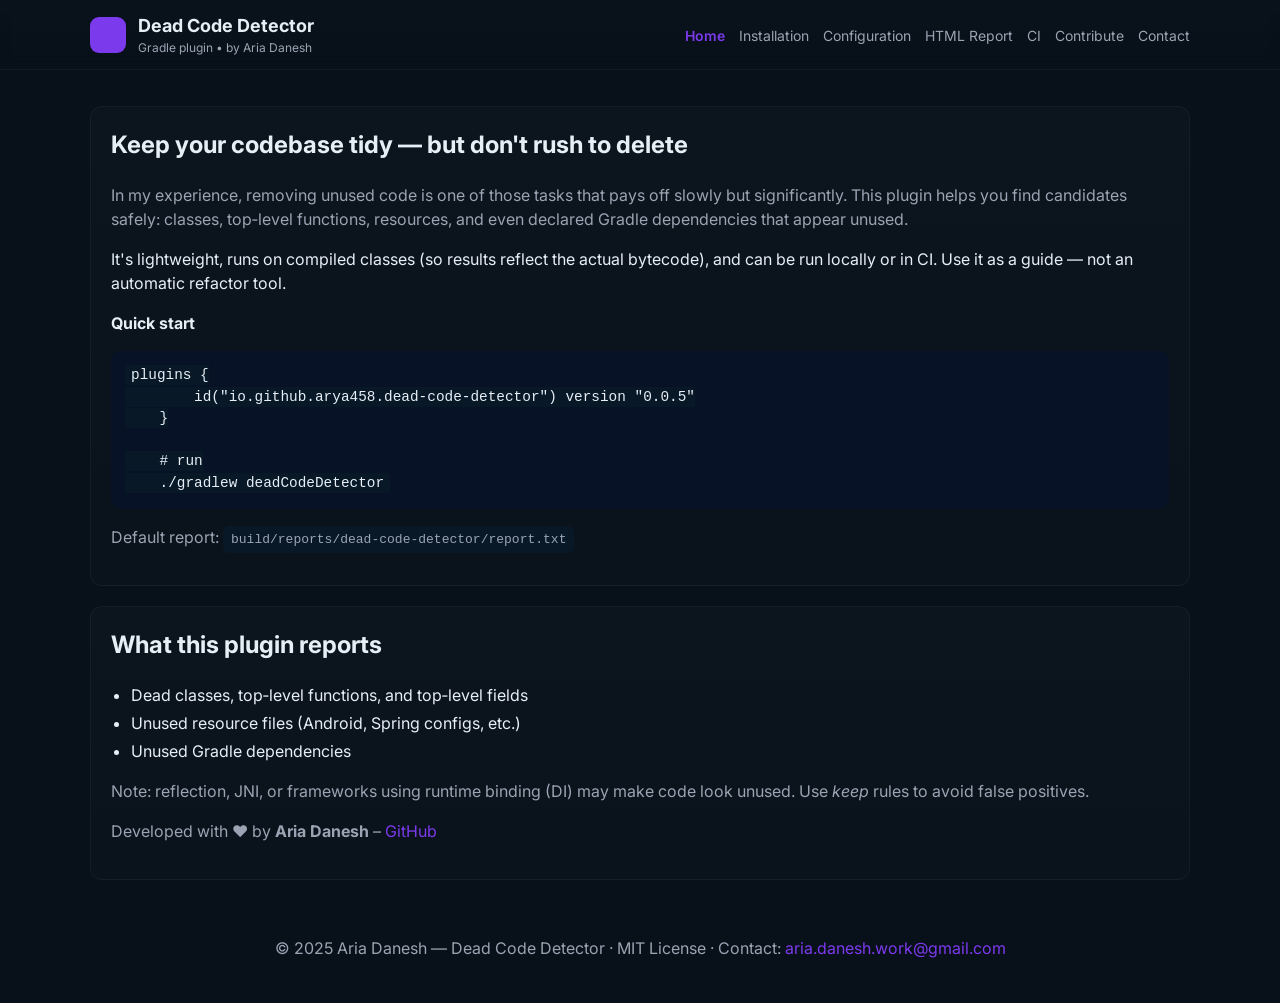
<file: docs/index.html>
<!doctype html>
<html lang="en">
<head>
    <meta charset="utf-8">
    <meta name="viewport" content="width=device-width, initial-scale=1">
    <title>Dead Code Detector – Find Unused Code &amp; Dependencies</title>
    <meta name="description" content="Gradle plugin to detect dead classes, methods, fields, resources, and unused dependencies in Spring, Android, and Kotlin Multiplatform projects. Developed by Aria Danesh.">
    <meta name="keywords" content="Aria Danesh, aria danesh, dead code, gradle plugin, kotlin, java, unused dependencies, android, spring, kmm, code analysis">
    <meta name="author" content="Aria Danesh">
    <meta name="geo.region" content="IR">
    <meta name="geo.placename" content="Tehran">
    <meta name="geo.position" content="35.6892;51.3890">
    <meta name="ICBM" content="35.6892, 51.3890">
    <meta name="robots" content="index, follow">
    <link rel="canonical" href="https://arya458.github.io/Dead-Code-Detector-Gradle-Plugin/">
    <meta property="og:title" content="Dead Code Detector – Gradle Plugin by Aria Danesh">
    <meta property="og:description" content="Keep your codebase clean – detect dead code, resources, and dependencies in Kotlin/Java projects.">
    <meta property="og:type" content="website">
    <meta property="og:url" content="https://arya458.github.io/Dead-Code-Detector-Gradle-Plugin/">
    <meta name="twitter:card" content="summary">
    <meta name="twitter:creator" content="@arya458">
    <link href="https://fonts.googleapis.com/css2?family=Inter:wght@300;400;600;800&display=swap" rel="stylesheet">
    <link href="./styles/index.css" rel="stylesheet">
</head>
<body class="deadcode-page">
    <header>
        <div class="nav">
            <div class="brand">
                <svg width="36" height="36" viewBox="0 0 24 24" aria-hidden>
                    <rect width="24" height="24" rx="6" fill="#7c3aed"/>
                </svg>
                <div>
                    <h1>Dead Code Detector</h1>
                    <div class="muted" style="font-size:12px">Gradle plugin • by Aria Danesh</div>
                </div>
            </div>
            <div id="navbarContainer"></div>
        </div>
    </header>
    <main class="container" id="mainContent"></main>
    <footer id="pageFooter"></footer>
    <script src="./scripts/navbar.js"></script>
    <script src="./scripts/index.js"></script>
</body>
</html>
</file>
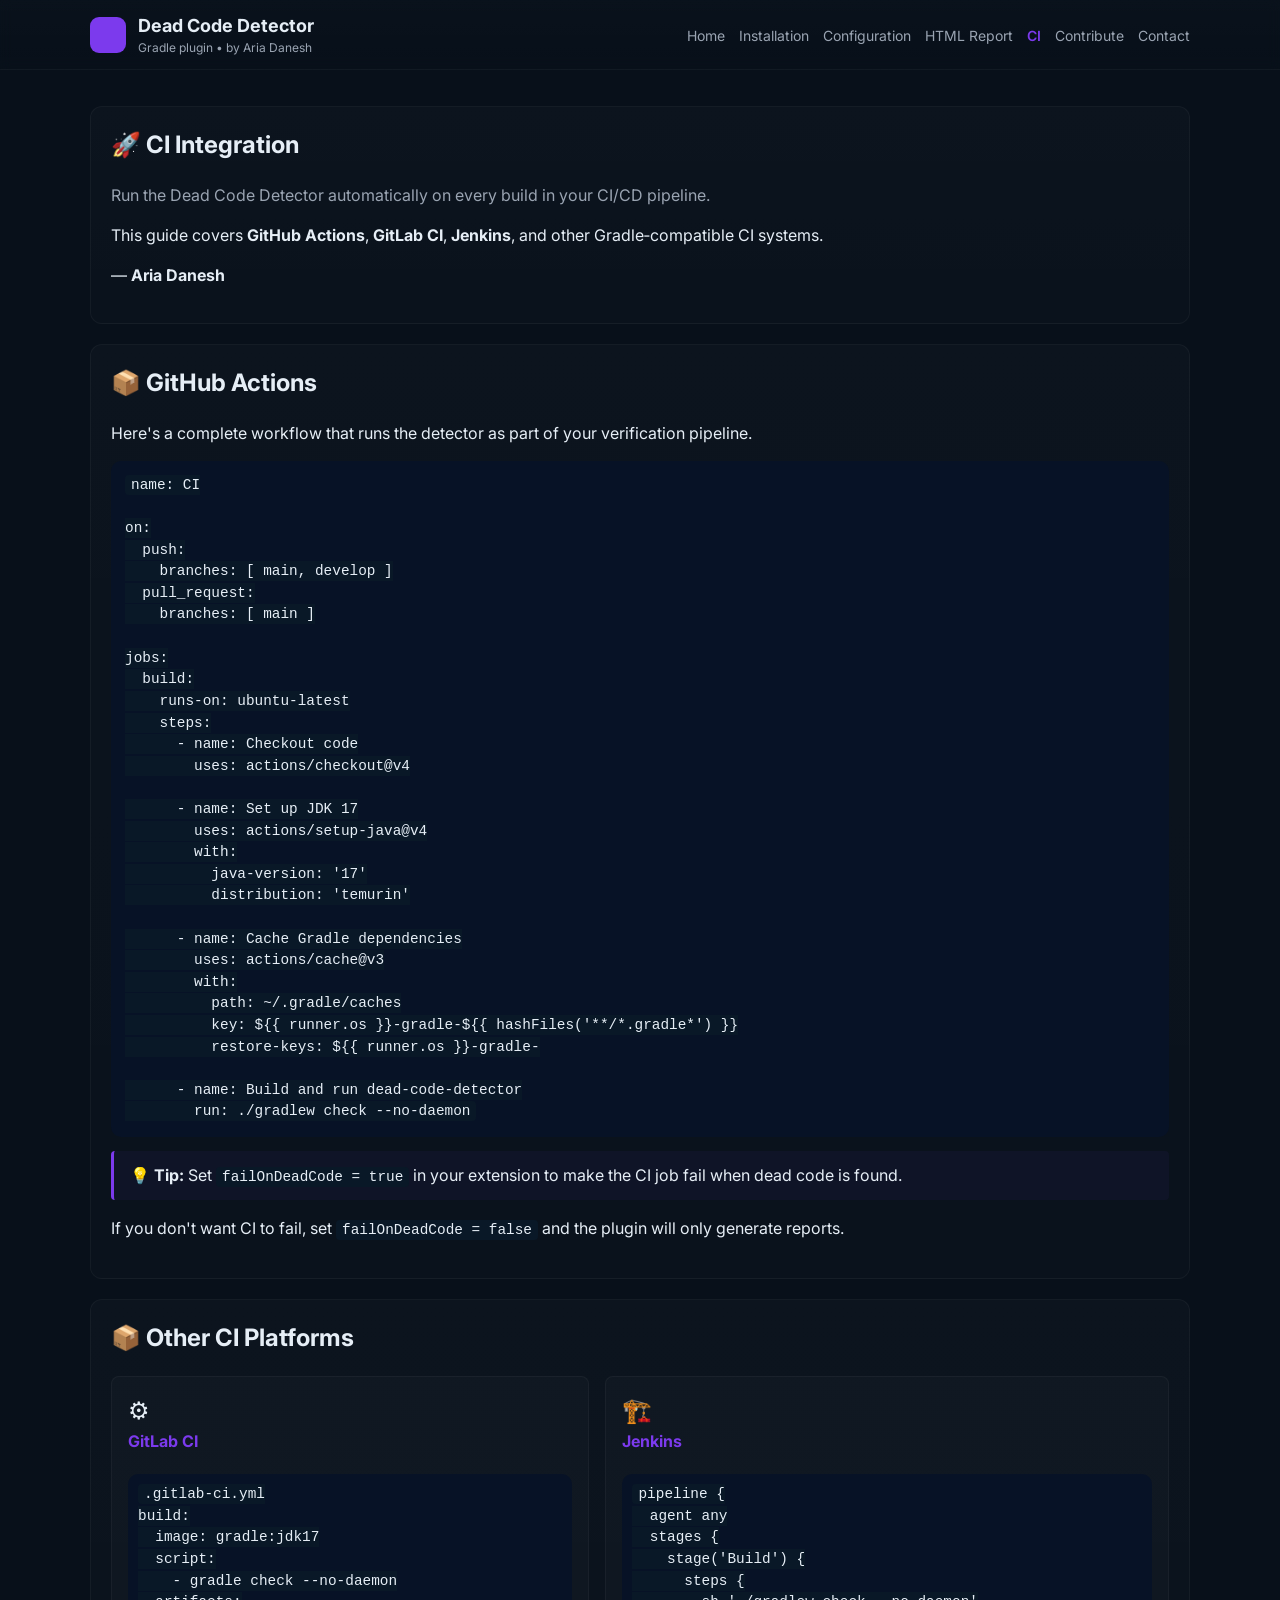
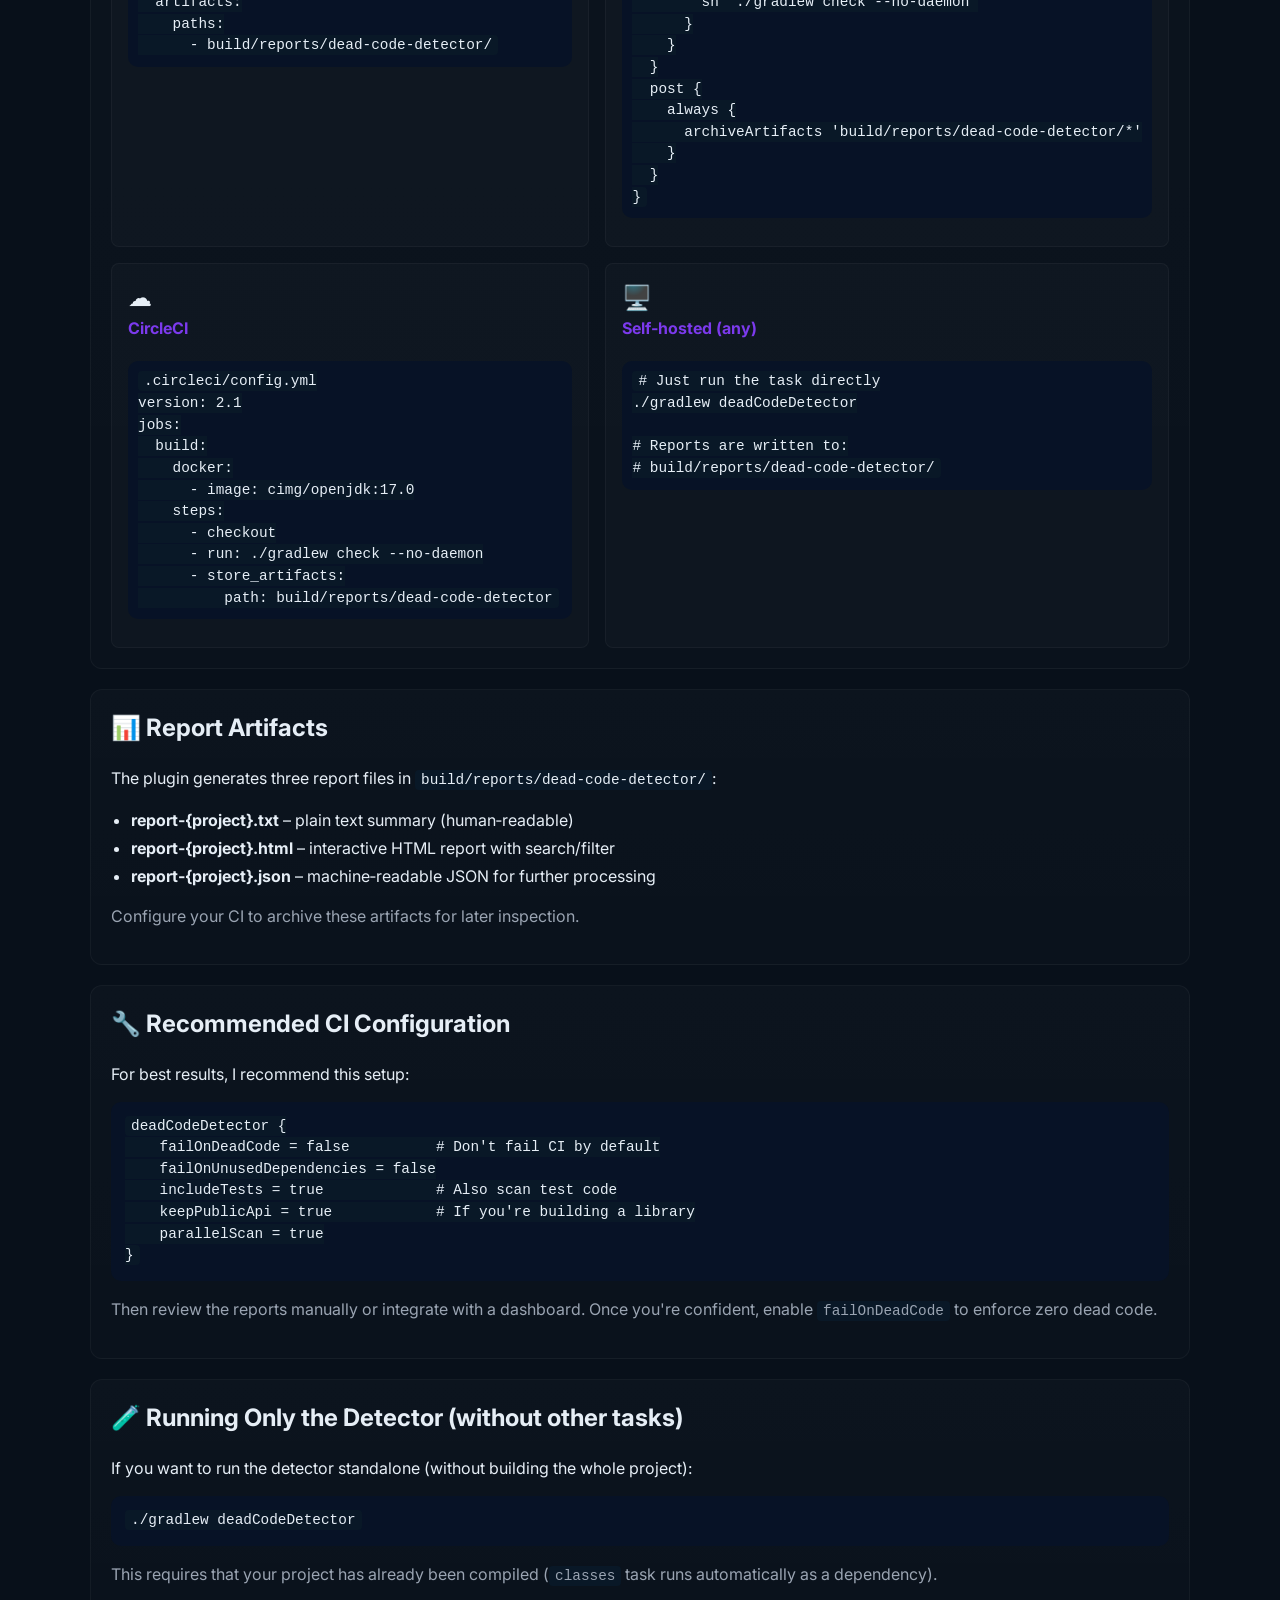
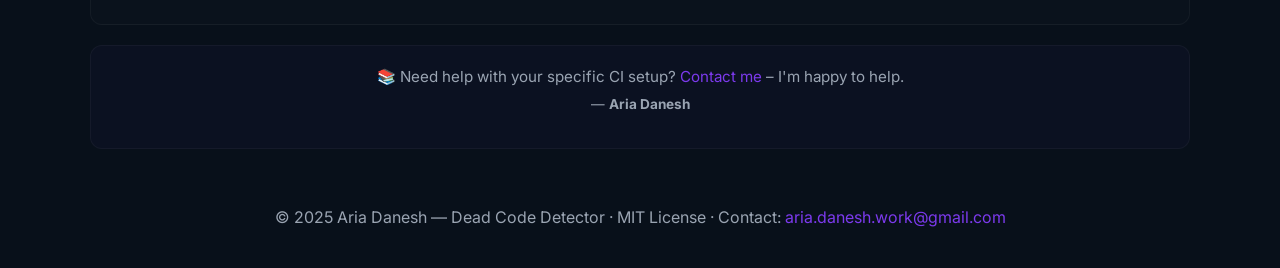
<file: docs/ci.html>
<!doctype html>
<html lang="en">
<head>
    <meta charset="utf-8">
    <meta name="viewport" content="width=device-width, initial-scale=1">
    <title>CI Integration – Dead Code Detector by Aria Danesh</title>
    <meta name="description" content="Integrate Dead Code Detector with GitHub Actions and other CI/CD pipelines. Guide by Aria Danesh – run the plugin automatically on every build.">
    <meta name="keywords" content="Aria Danesh, aria danesh, dead code, gradle plugin, ci, github actions, continuous integration, kotlin, java, android, spring">
    <meta name="author" content="Aria Danesh">
    <meta name="geo.region" content="IR">
    <meta name="geo.placename" content="Tehran">
    <meta name="geo.position" content="35.6892;51.3890">
    <meta name="ICBM" content="35.6892, 51.3890">
    <meta name="robots" content="index, follow">
    <link rel="canonical" href="https://arya458.github.io/Dead-Code-Detector-Gradle-Plugin/ci.html">
    <meta property="og:title" content="CI Integration – Dead Code Detector by Aria Danesh">
    <meta property="og:description" content="Run the Dead Code Detector in your CI pipeline – GitHub Actions, GitLab CI, Jenkins, and more.">
    <meta property="og:type" content="website">
    <meta property="og:url" content="https://arya458.github.io/Dead-Code-Detector-Gradle-Plugin/ci.html">
    <meta name="twitter:card" content="summary">
    <meta name="twitter:creator" content="@arya458">
    <link href="https://fonts.googleapis.com/css2?family=Inter:wght@300;400;600;800&display=swap" rel="stylesheet">
    <link href="./styles/index.css" rel="stylesheet">
</head>
<body class="deadcode-page">
    <header>
        <div class="nav">
            <div class="brand">
                <svg width="36" height="36" viewBox="0 0 24 24" aria-hidden>
                    <rect width="24" height="24" rx="6" fill="#7c3aed"/>
                </svg>
                <div>
                    <h1>Dead Code Detector</h1>
                    <div class="muted" style="font-size:12px">Gradle plugin • by Aria Danesh</div>
                </div>
            </div>
            <div id="navbarContainer"></div>
        </div>
    </header>
    <main class="container" id="mainContent"></main>
    <footer id="pageFooter"></footer>
    <script src="./scripts/navbar.js"></script>
    <script src="./scripts/ci.js"></script>
</body>
</html>
</file>
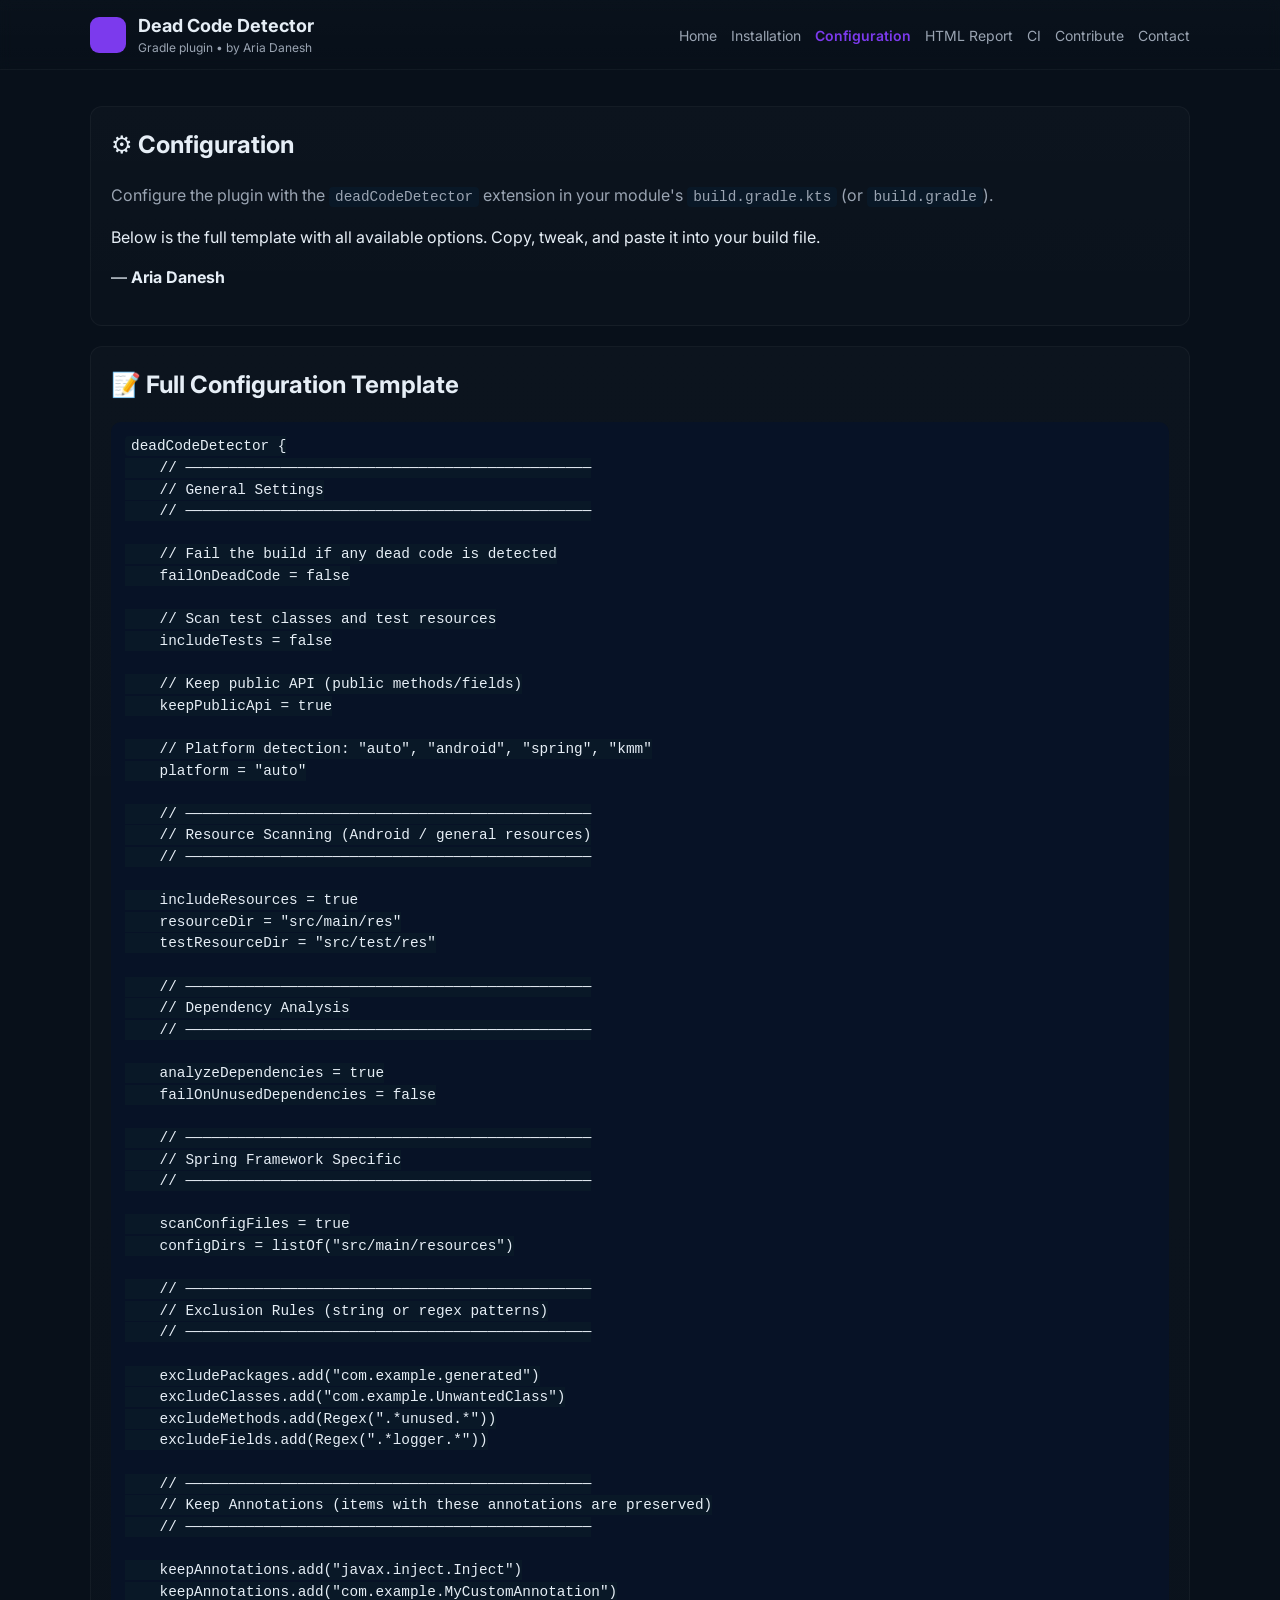
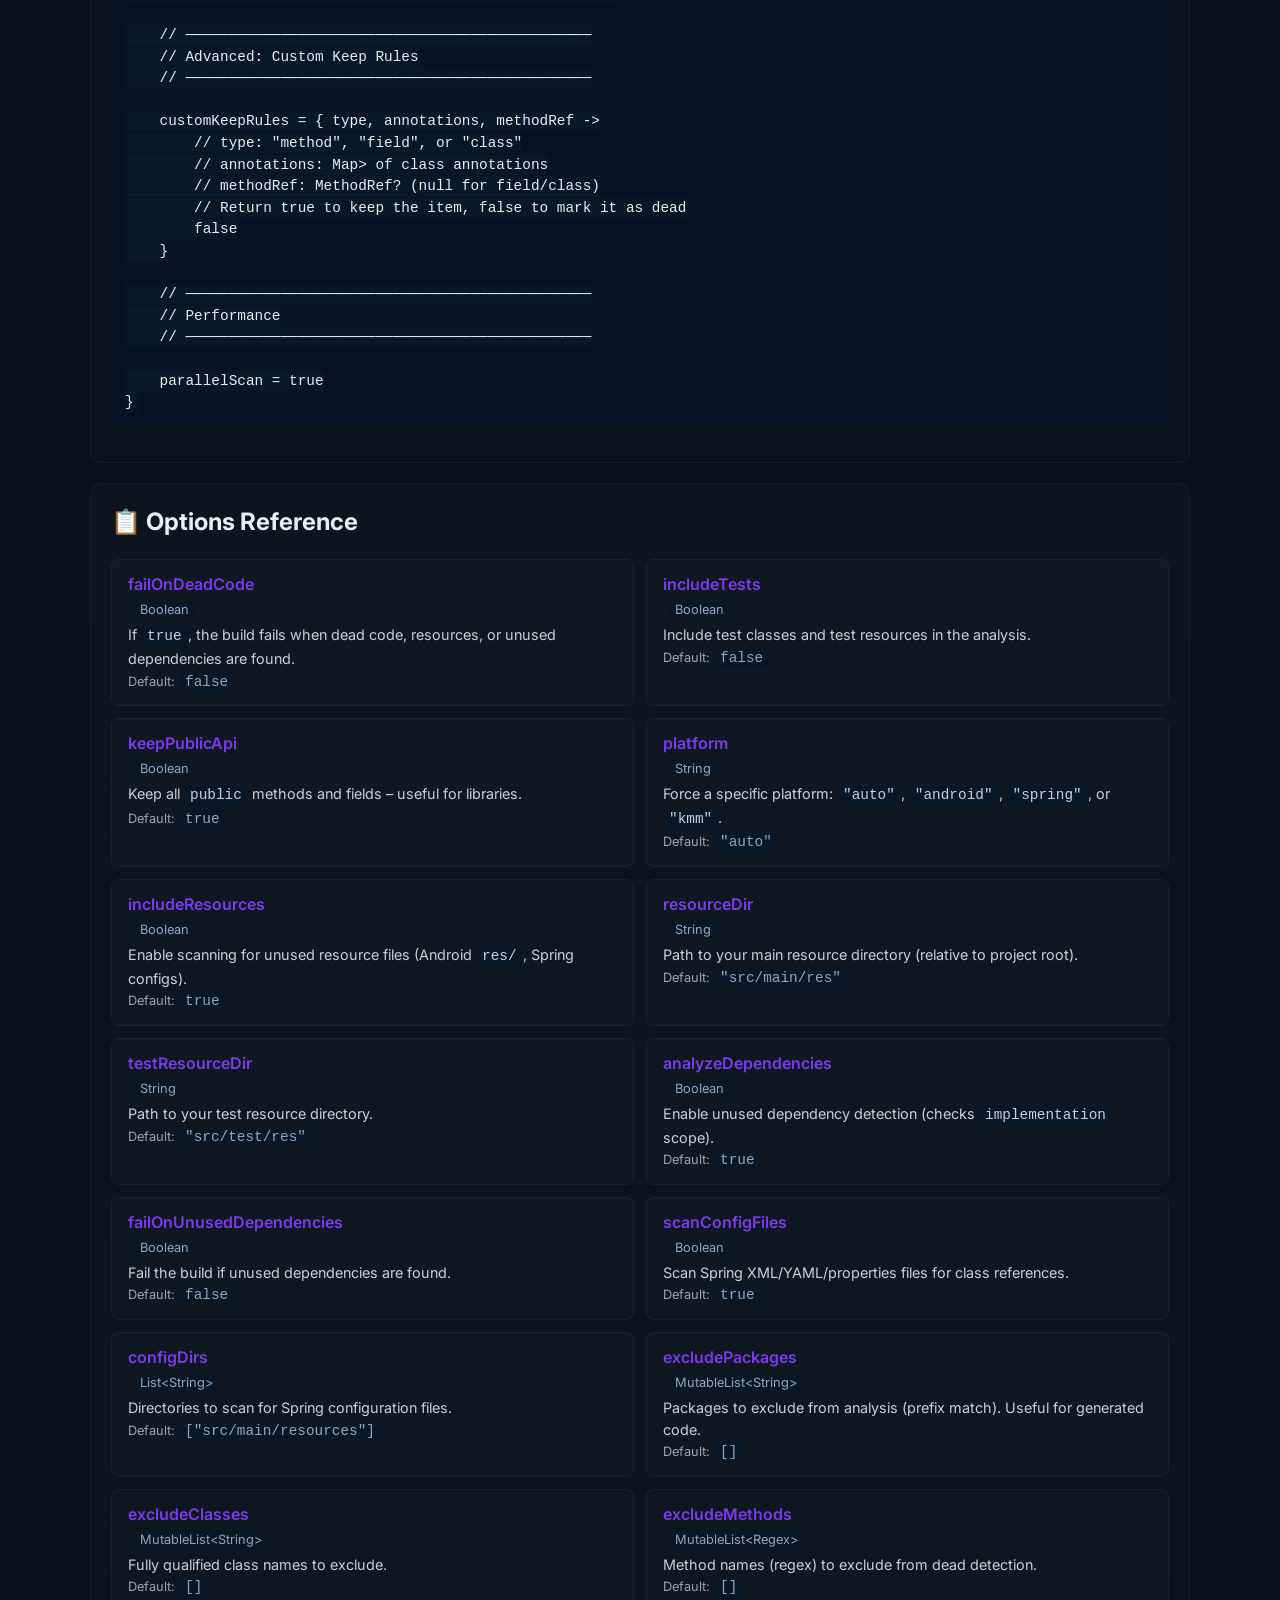
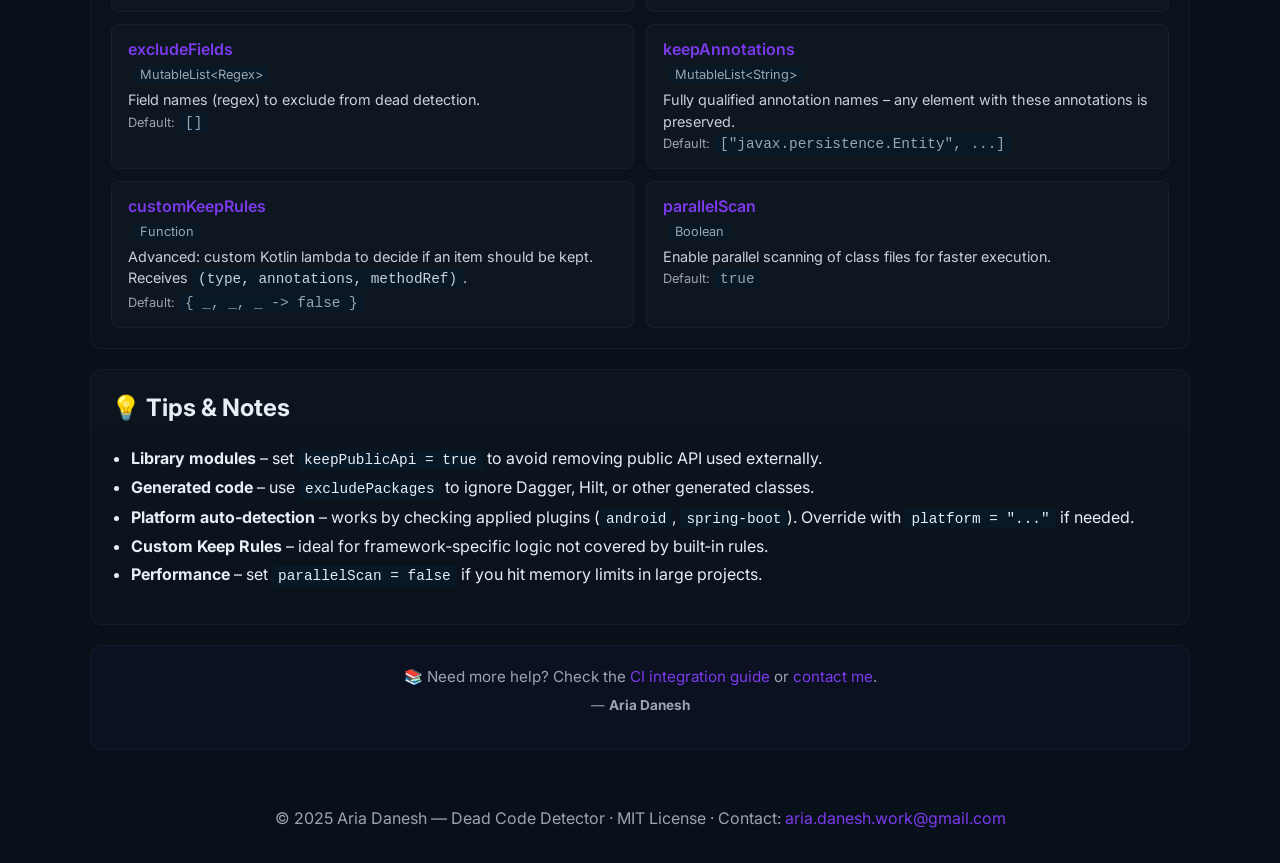
<file: docs/configuration.html>
<!doctype html>
<html lang="en">
<head>
    <meta charset="utf-8">
    <meta name="viewport" content="width=device-width, initial-scale=1">
    <title>Configuration – Dead Code Detector by Aria Danesh</title>
    <meta name="description" content="Complete configuration reference for the Dead Code Detector Gradle plugin. All options explained with examples by Aria Danesh.">
    <meta name="keywords" content="Aria Danesh, aria danesh, dead code, gradle plugin, configuration, kotlin, java, android, spring, kmm, build.gradle.kts">
    <meta name="author" content="Aria Danesh">
    <meta name="geo.region" content="IR">
    <meta name="geo.placename" content="Tehran">
    <meta name="geo.position" content="35.6892;51.3890">
    <meta name="ICBM" content="35.6892, 51.3890">
    <meta name="robots" content="index, follow">
    <link rel="canonical" href="https://arya458.github.io/Dead-Code-Detector-Gradle-Plugin/configuration.html">
    <meta property="og:title" content="Configuration – Dead Code Detector by Aria Danesh">
    <meta property="og:description" content="Full configuration options for the Dead Code Detector Gradle plugin – all properties explained.">
    <meta property="og:type" content="website">
    <meta property="og:url" content="https://arya458.github.io/Dead-Code-Detector-Gradle-Plugin/configuration.html">
    <meta name="twitter:card" content="summary">
    <meta name="twitter:creator" content="@arya458">
    <link href="https://fonts.googleapis.com/css2?family=Inter:wght@300;400;600;800&display=swap" rel="stylesheet">
    <link href="./styles/index.css" rel="stylesheet">
</head>
<body class="deadcode-page">
    <header>
        <div class="nav">
            <div class="brand">
                <svg width="36" height="36" viewBox="0 0 24 24" aria-hidden>
                    <rect width="24" height="24" rx="6" fill="#7c3aed"/>
                </svg>
                <div>
                    <h1>Dead Code Detector</h1>
                    <div class="muted" style="font-size:12px">Gradle plugin • by Aria Danesh</div>
                </div>
            </div>
            <div id="navbarContainer"></div>
        </div>
    </header>
    <main class="container" id="mainContent"></main>
    <footer id="pageFooter"></footer>
    <script src="./scripts/navbar.js"></script>
    <script src="./scripts/configuration.js"></script>
</body>
</html>
</file>
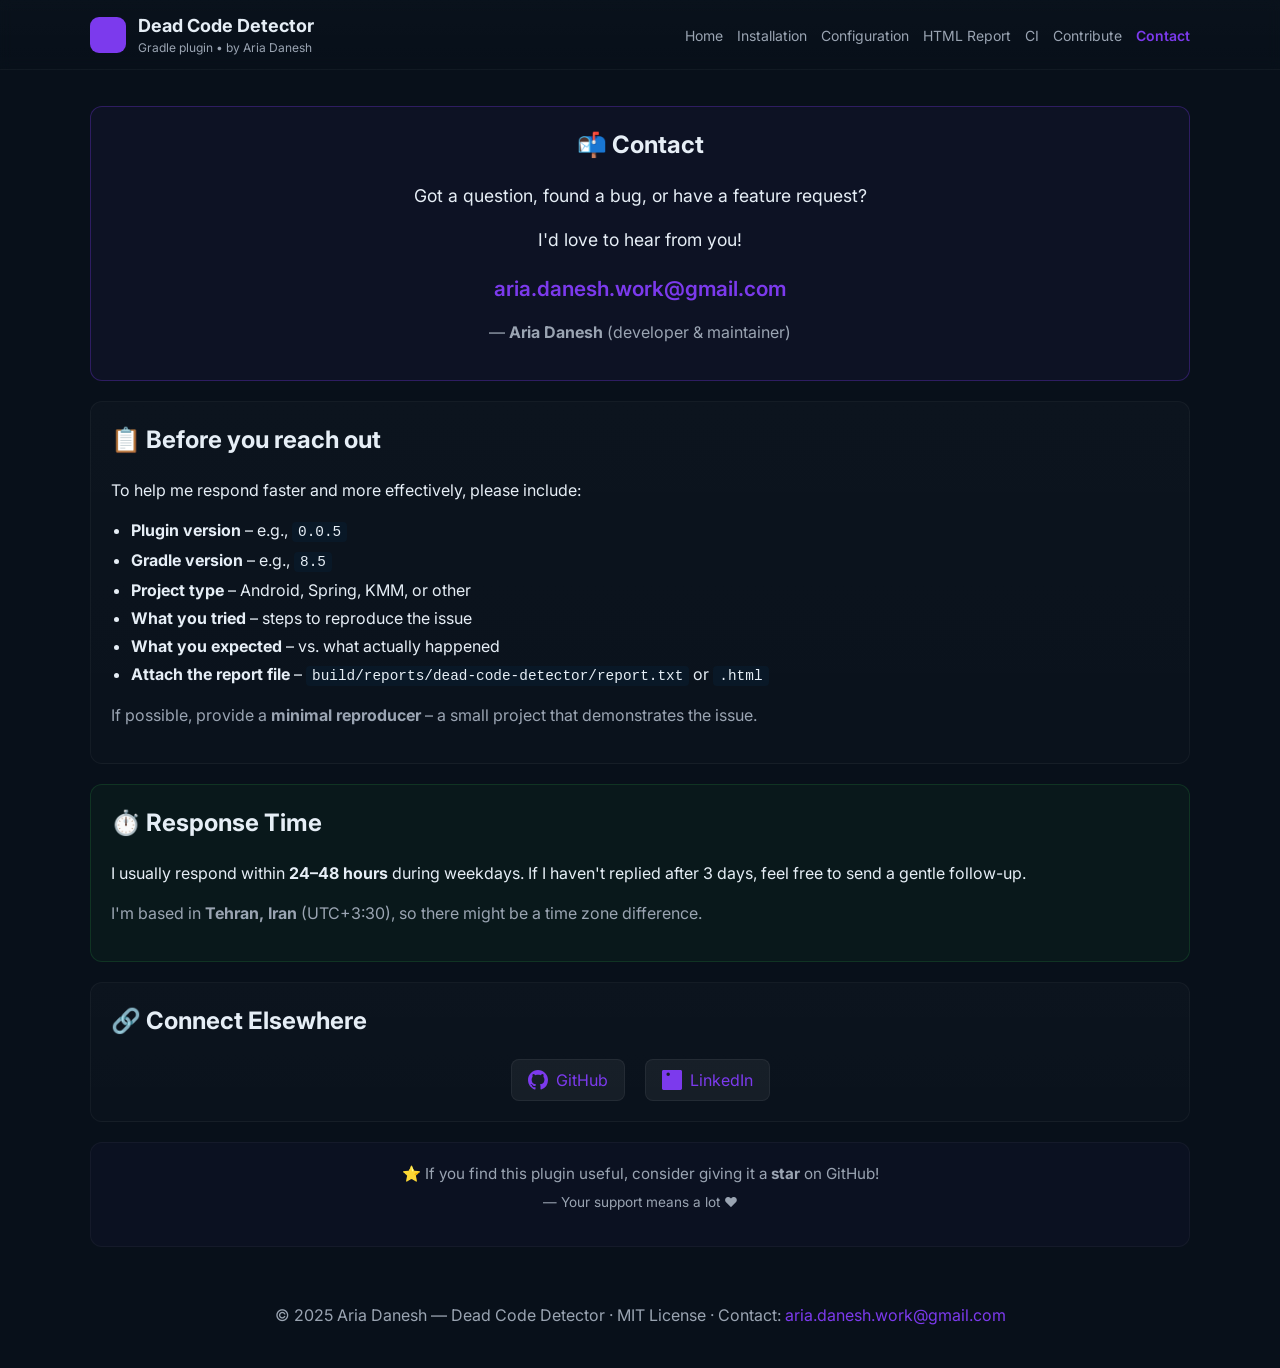
<file: docs/contact.html>
<!doctype html>
<html lang="en">
<head>
    <meta charset="utf-8">
    <meta name="viewport" content="width=device-width, initial-scale=1">
    <title>Contact – Dead Code Detector by Aria Danesh</title>
    <meta name="description" content="Contact the developer Aria Danesh for support, feature requests, or bug reports about the Dead Code Detector Gradle plugin.">
    <meta name="keywords" content="Aria Danesh, aria danesh, dead code, gradle plugin, contact, support, bug report, feature request, kotlin, java">
    <meta name="author" content="Aria Danesh">
    <meta name="geo.region" content="IR">
    <meta name="geo.placename" content="Tehran">
    <meta name="geo.position" content="35.6892;51.3890">
    <meta name="ICBM" content="35.6892, 51.3890">
    <meta name="robots" content="index, follow">
    <link rel="canonical" href="https://arya458.github.io/Dead-Code-Detector-Gradle-Plugin/contact.html">
    <meta property="og:title" content="Contact – Dead Code Detector by Aria Danesh">
    <meta property="og:description" content="Get in touch with the developer for support, feature requests, or bug reports.">
    <meta property="og:type" content="website">
    <meta property="og:url" content="https://arya458.github.io/Dead-Code-Detector-Gradle-Plugin/contact.html">
    <meta name="twitter:card" content="summary">
    <meta name="twitter:creator" content="@arya458">
    <link href="https://fonts.googleapis.com/css2?family=Inter:wght@300;400;600;800&display=swap" rel="stylesheet">
    <link href="./styles/index.css" rel="stylesheet">
</head>
<body class="deadcode-page">
    <header>
        <div class="nav">
            <div class="brand">
                <svg width="36" height="36" viewBox="0 0 24 24" aria-hidden>
                    <rect width="24" height="24" rx="6" fill="#7c3aed"/>
                </svg>
                <div>
                    <h1>Dead Code Detector</h1>
                    <div class="muted" style="font-size:12px">Gradle plugin • by Aria Danesh</div>
                </div>
            </div>
            <div id="navbarContainer"></div>
        </div>
    </header>
    <main class="container" id="mainContent"></main>
    <footer id="pageFooter"></footer>
    <script src="./scripts/navbar.js"></script>
    <script src="./scripts/contact.js"></script>
</body>
</html>
</file>
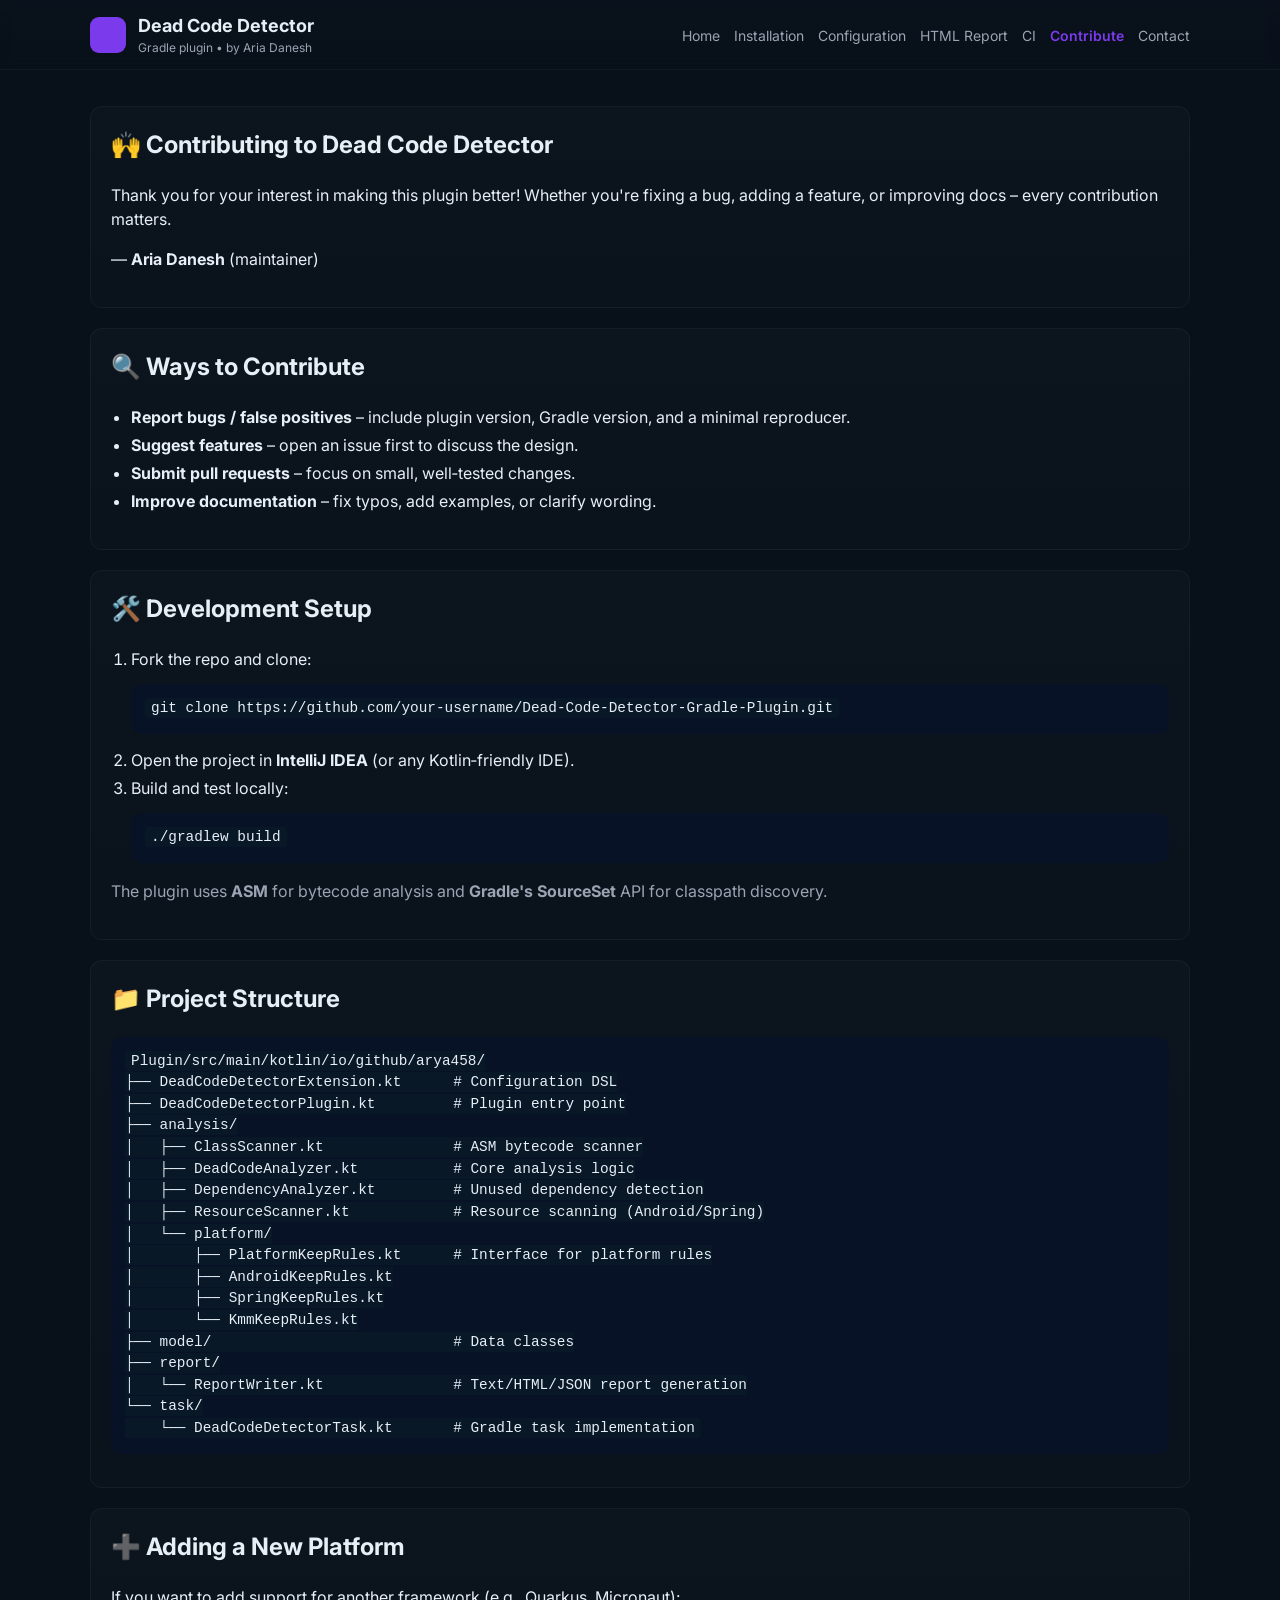
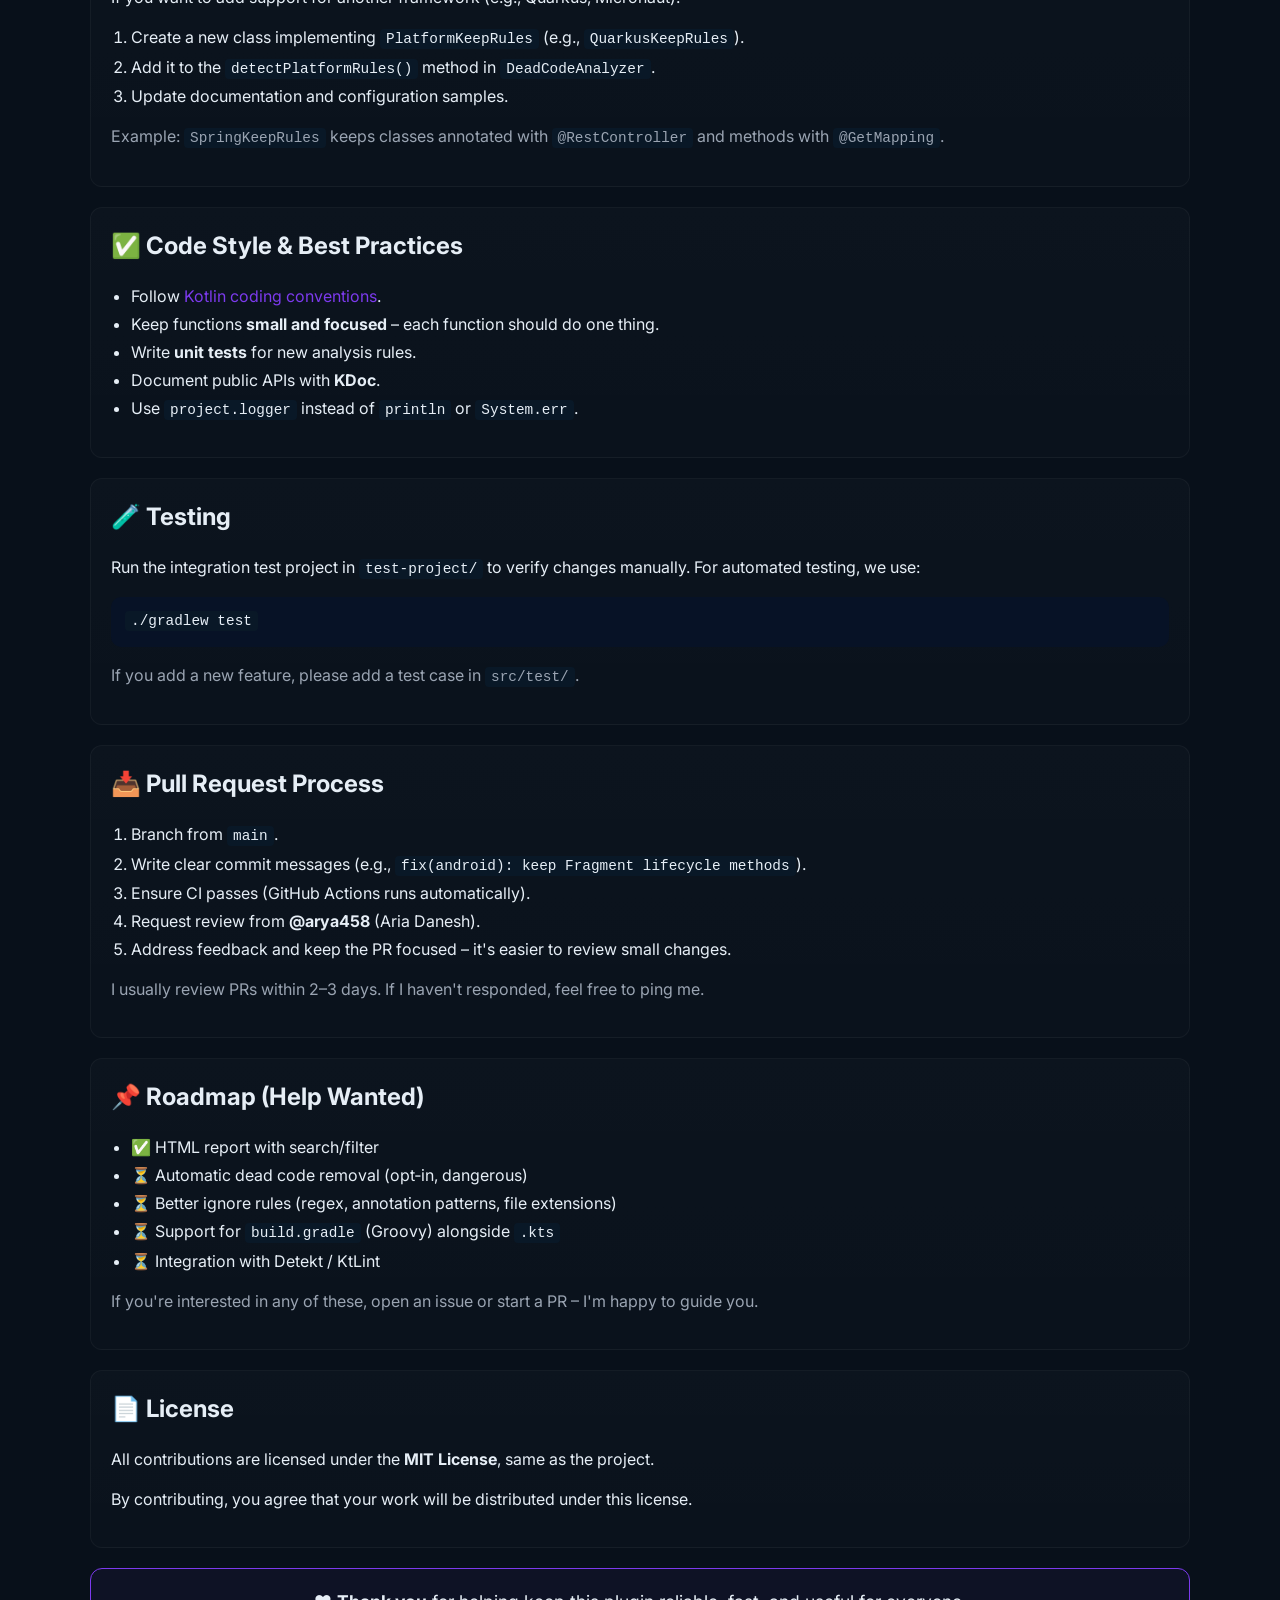
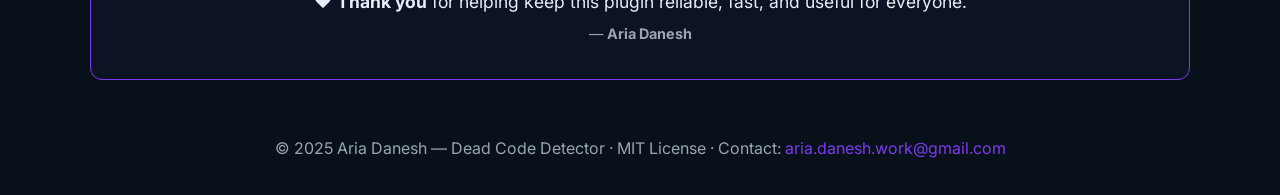
<file: docs/contributing.html>
<!doctype html>
<html lang="en">
<head>
    <meta charset="utf-8">
    <meta name="viewport" content="width=device-width, initial-scale=1">
    <title>Contributing – Dead Code Detector by Aria Danesh</title>
    <meta name="description" content="How to contribute to the Dead Code Detector Gradle plugin – guidelines for issues, pull requests, and development setup. By Aria Danesh.">
    <meta name="keywords" content="Aria Danesh, aria danesh, dead code, gradle plugin, contributing, open source, kotlin, java">
    <meta name="author" content="Aria Danesh">
    <meta name="geo.region" content="IR">
    <meta name="geo.placename" content="Tehran">
    <meta name="geo.position" content="35.6892;51.3890">
    <meta name="ICBM" content="35.6892, 51.3890">
    <meta name="robots" content="index, follow">
    <link rel="canonical" href="https://arya458.github.io/Dead-Code-Detector-Gradle-Plugin/contributing.html">
    <meta property="og:title" content="Contributing – Dead Code Detector by Aria Danesh">
    <meta property="og:description" content="Guidelines for contributing to the Dead Code Detector project – issues, PRs, and development setup.">
    <meta property="og:type" content="website">
    <meta property="og:url" content="https://arya458.github.io/Dead-Code-Detector-Gradle-Plugin/contributing.html">
    <meta name="twitter:card" content="summary">
    <meta name="twitter:creator" content="@arya458">
    <link href="https://fonts.googleapis.com/css2?family=Inter:wght@300;400;600;800&display=swap" rel="stylesheet">
    <link href="./styles/index.css" rel="stylesheet">
</head>
<body class="deadcode-page">
    <header>
        <div class="nav">
            <div class="brand">
                <svg width="36" height="36" viewBox="0 0 24 24" aria-hidden>
                    <rect width="24" height="24" rx="6" fill="#7c3aed"/>
                </svg>
                <div>
                    <h1>Dead Code Detector</h1>
                    <div class="muted" style="font-size:12px">Gradle plugin • by Aria Danesh</div>
                </div>
            </div>
            <div id="navbarContainer"></div>
        </div>
    </header>
    <main class="container" id="mainContent"></main>
    <footer id="pageFooter"></footer>
    <script src="./scripts/navbar.js"></script>
    <script src="./scripts/contributing.js"></script>
</body>
</html>
</file>
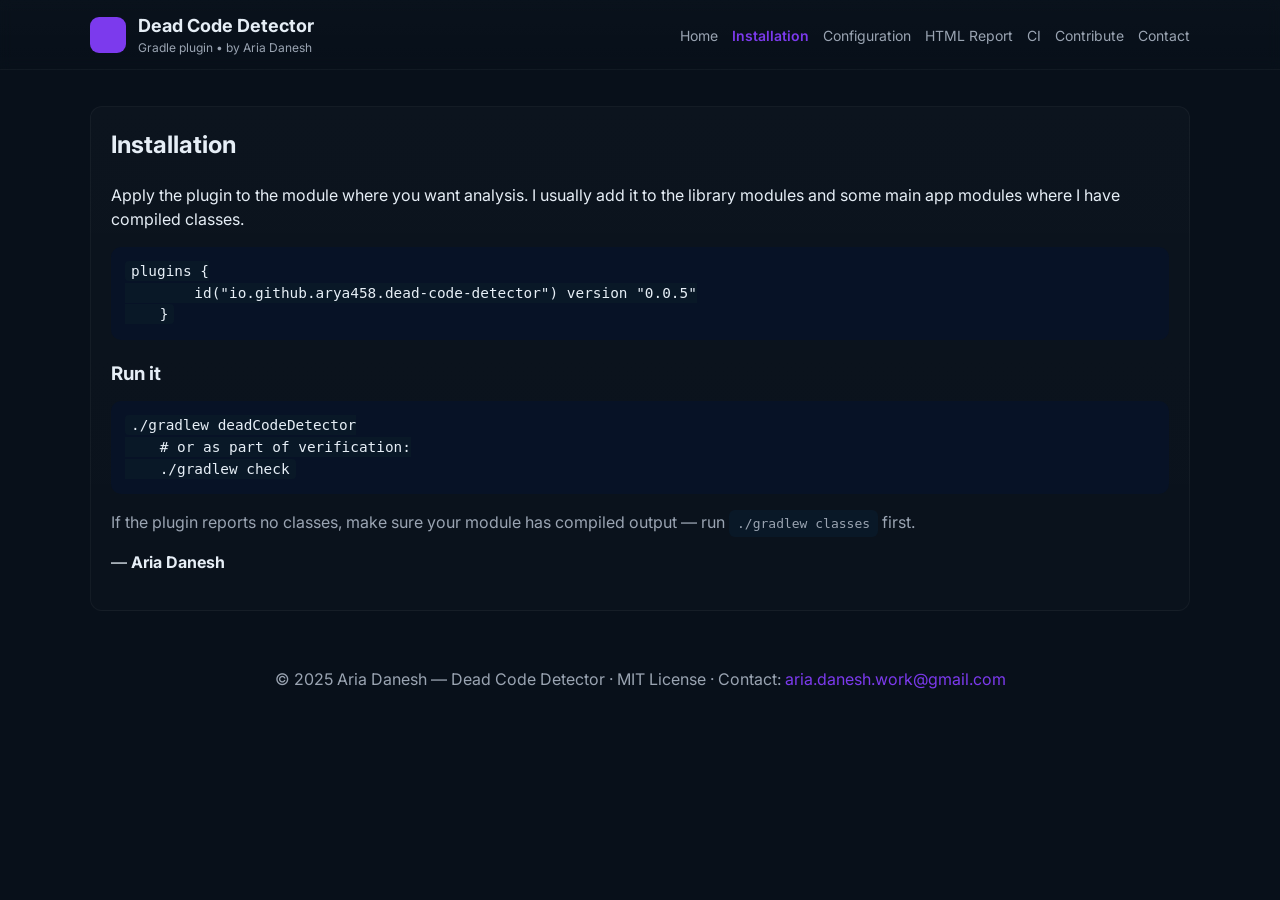
<file: docs/installation.html>
<!doctype html>
<html lang="en">
<head>
    <meta charset="utf-8">
    <meta name="viewport" content="width=device-width, initial-scale=1">
    <title>Installation – Dead Code Detector by Aria Danesh</title>
    <meta name="description" content="How to install the Dead Code Detector Gradle plugin in Spring, Android, or KMM projects. Step‑by‑step guide by Aria Danesh.">
    <meta name="keywords" content="Aria Danesh, aria danesh, dead code, gradle plugin, installation, kotlin, java, android, spring, kmm">
    <meta name="author" content="Aria Danesh">
    <meta name="geo.region" content="IR">
    <meta name="geo.placename" content="Tehran">
    <meta name="geo.position" content="35.6892;51.3890">
    <meta name="ICBM" content="35.6892, 51.3890">
    <meta name="robots" content="index, follow">
    <link rel="canonical" href="https://arya458.github.io/Dead-Code-Detector-Gradle-Plugin/installation.html">
    <meta property="og:title" content="Installation – Dead Code Detector by Aria Danesh">
    <meta property="og:description" content="Step‑by‑step installation guide for the Dead Code Detector Gradle plugin. Written by Aria Danesh.">
    <meta property="og:type" content="website">
    <meta property="og:url" content="https://arya458.github.io/Dead-Code-Detector-Gradle-Plugin/installation.html">
    <meta name="twitter:card" content="summary">
    <meta name="twitter:creator" content="@arya458">
    <link href="https://fonts.googleapis.com/css2?family=Inter:wght@300;400;600;800&display=swap" rel="stylesheet">
    <link href="./styles/index.css" rel="stylesheet">
</head>
<body class="deadcode-page">
    <header>
        <div class="nav">
            <div class="brand">
                <svg width="36" height="36" viewBox="0 0 24 24" aria-hidden>
                    <rect width="24" height="24" rx="6" fill="#7c3aed"/>
                </svg>
                <div>
                    <h1>Dead Code Detector</h1>
                    <div class="muted" style="font-size:12px">Gradle plugin • by Aria Danesh</div>
                </div>
            </div>
            <div id="navbarContainer"></div>
        </div>
    </header>
    <main class="container" id="mainContent"></main>
    <footer id="pageFooter"></footer>
    <script src="./scripts/navbar.js"></script>
    <script src="./scripts/installation.js"></script>
</body>
</html>
</file>
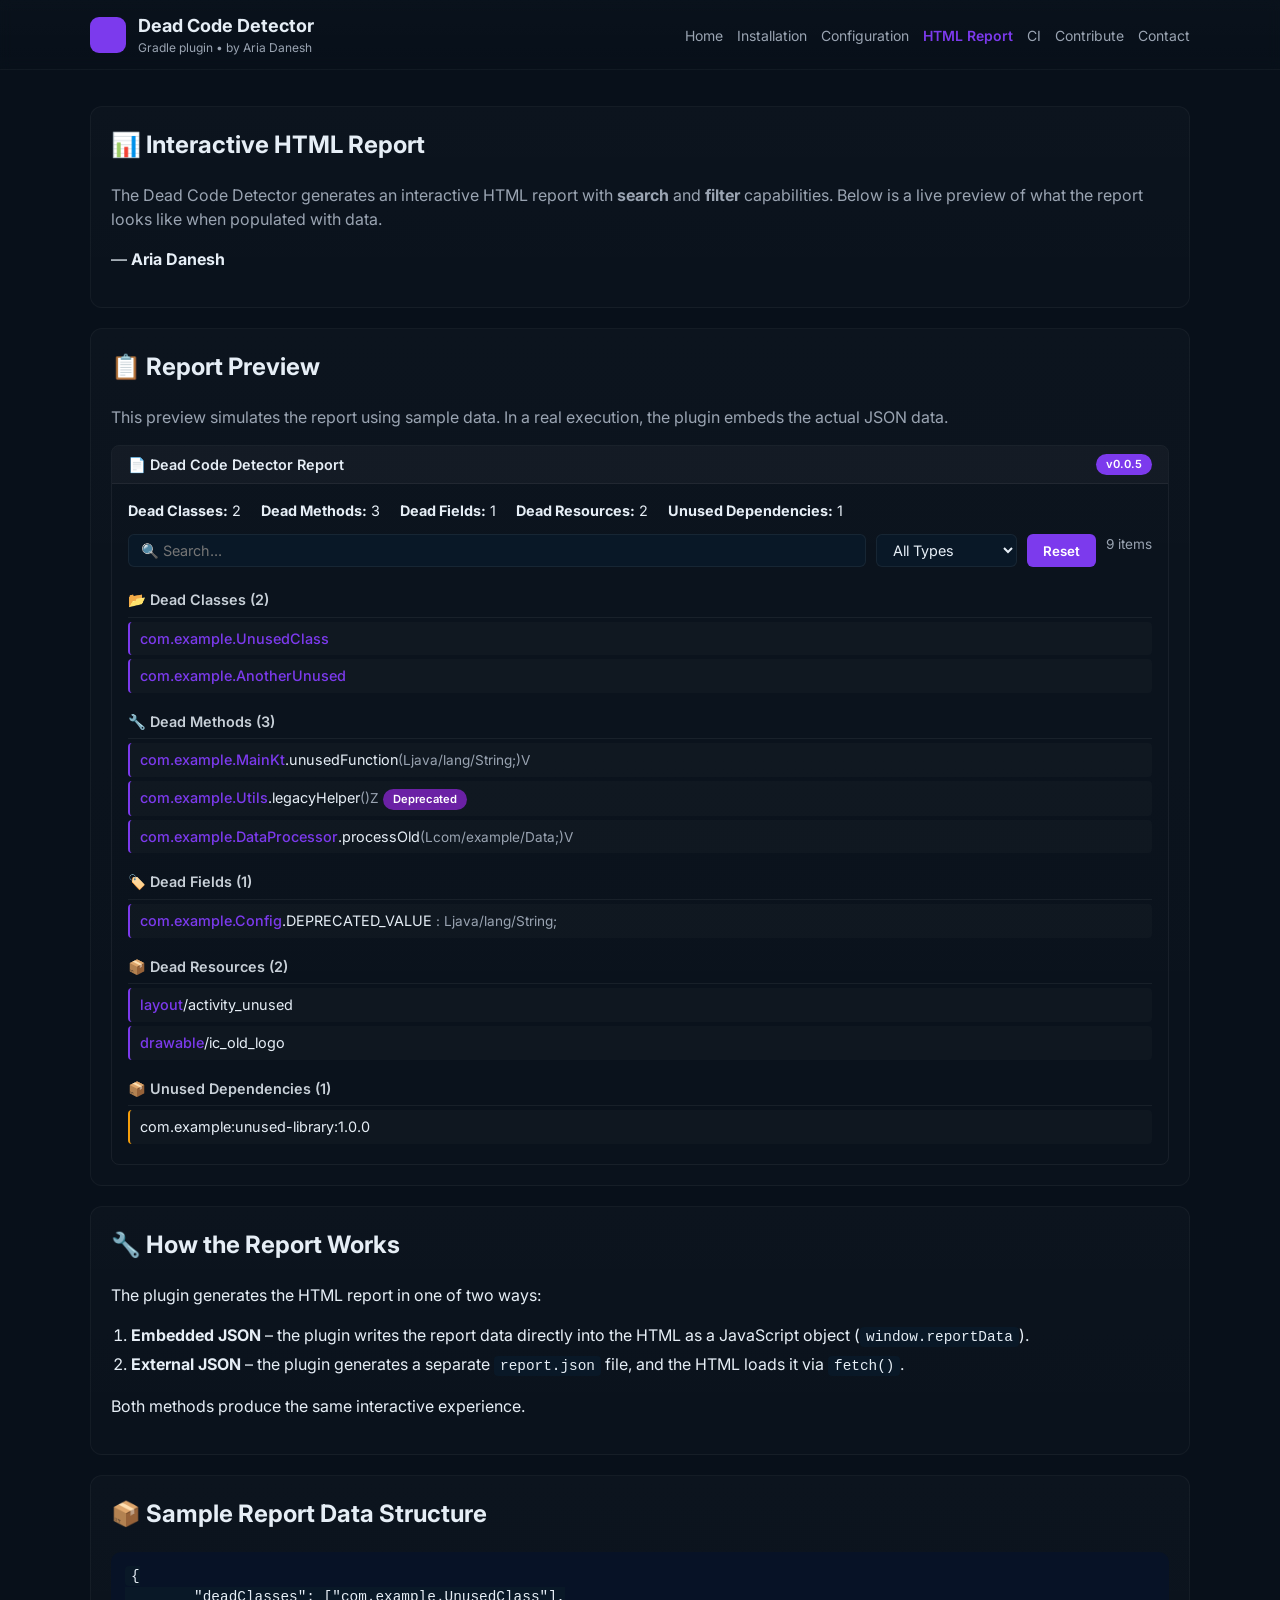
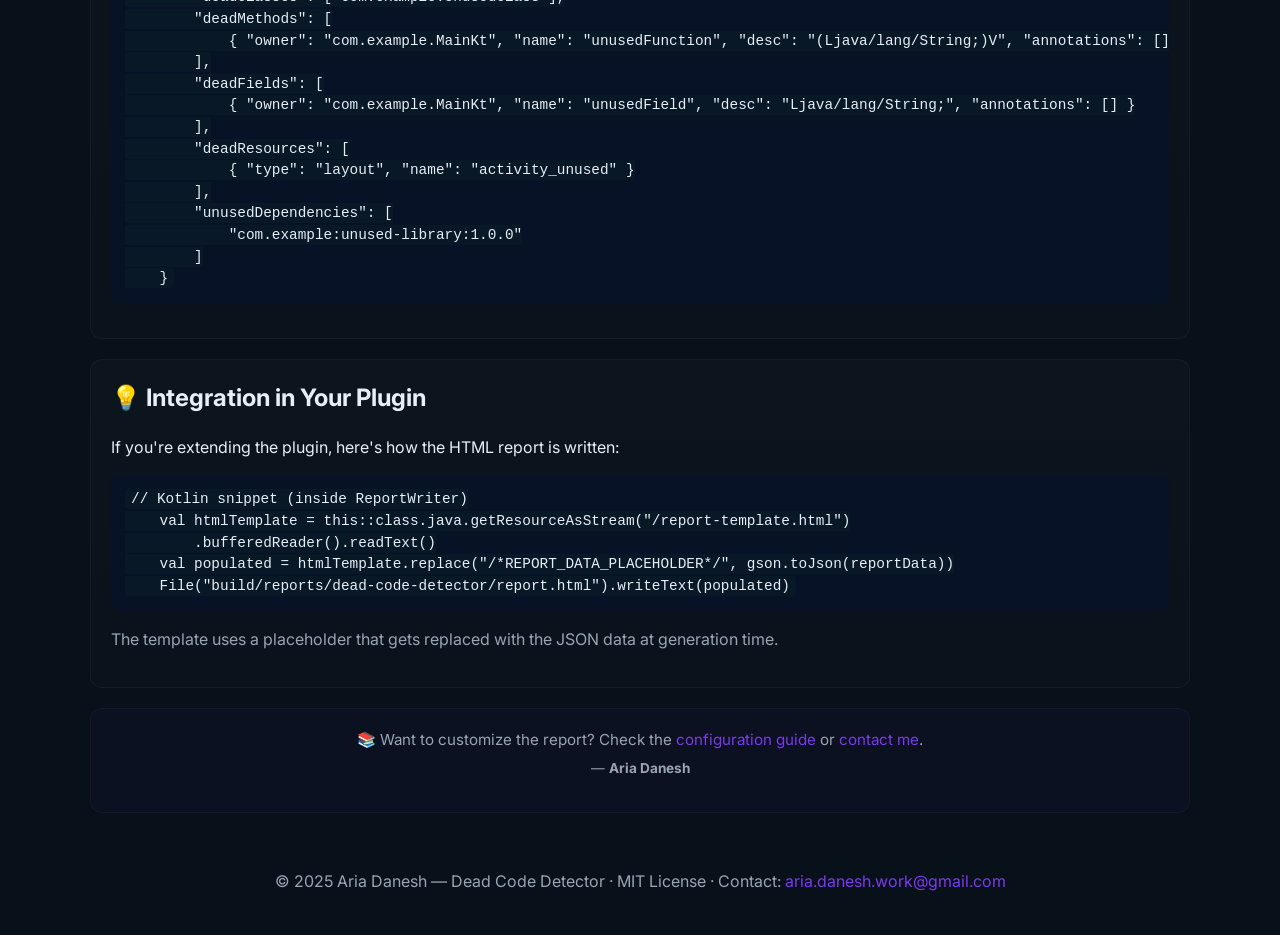
<file: docs/report.html>
<!doctype html>
<html lang="en">
<head>
    <meta charset="utf-8">
    <meta name="viewport" content="width=device-width, initial-scale=1">
    <title>HTML Report – Dead Code Detector by Aria Danesh</title>
    <meta name="description" content="Interactive HTML report template for the Dead Code Detector Gradle plugin – view dead classes, methods, fields, resources, and unused dependencies with search and filter. Developed by Aria Danesh.">
    <meta name="keywords" content="Aria Danesh, aria danesh, dead code, gradle plugin, html report, kotlin, java, android, spring, kmm, code analysis">
    <meta name="author" content="Aria Danesh">
    <meta name="geo.region" content="IR">
    <meta name="geo.placename" content="Tehran">
    <meta name="geo.position" content="35.6892;51.3890">
    <meta name="ICBM" content="35.6892, 51.3890">
    <meta name="robots" content="index, follow">
    <link rel="canonical" href="https://arya458.github.io/Dead-Code-Detector-Gradle-Plugin/report.html">
    <meta property="og:title" content="HTML Report – Dead Code Detector by Aria Danesh">
    <meta property="og:description" content="Interactive HTML report for dead code detection – search, filter, and explore results from the Gradle plugin.">
    <meta property="og:type" content="website">
    <meta property="og:url" content="https://arya458.github.io/Dead-Code-Detector-Gradle-Plugin/report.html">
    <meta name="twitter:card" content="summary">
    <meta name="twitter:creator" content="@arya458">
    <link href="https://fonts.googleapis.com/css2?family=Inter:wght@300;400;600;800&display=swap" rel="stylesheet">
    <link href="./styles/index.css" rel="stylesheet">
</head>
<body class="deadcode-page">
    <header>
        <div class="nav">
            <div class="brand">
                <svg width="36" height="36" viewBox="0 0 24 24" aria-hidden>
                    <rect width="24" height="24" rx="6" fill="#7c3aed"/>
                </svg>
                <div>
                    <h1>Dead Code Detector</h1>
                    <div class="muted" style="font-size:12px">Gradle plugin • by Aria Danesh</div>
                </div>
            </div>
            <div id="navbarContainer"></div>
        </div>
    </header>
    <main class="container" id="mainContent"></main>
    <footer id="pageFooter"></footer>
    <script src="./scripts/navbar.js"></script>
    <script src="./scripts/report.js"></script>
</body>
</html>
</file>
<file: docs/styles/index.css>
.deadcode-page {
     --accent: #7c3aed;
     --bg: #08101a;
     --card: #0f1724;
     --muted: #9aa4b2;
     font-family: Inter, system-ui, sans-serif;
     background: var(--bg);
     color: #e6eef6;
     margin: 0;
     padding: 0;
     line-height: 1.5;
 }

 .deadcode-page a {
     color: var(--accent);
     text-decoration: none;
 }

 .deadcode-page header {
     backdrop-filter: blur(6px);
     position: sticky;
     top: 0;
     z-index: 40;
     border-bottom: 1px solid rgba(255, 255, 255, 0.03);
     background: linear-gradient(180deg, rgba(255, 255, 255, 0.01), rgba(255, 255, 255, 0.00));
 }

 .deadcode-page .nav {
     max-width: 1100px;
     margin: 0 auto;
     display: flex;
     align-items: center;
     justify-content: space-between;
     padding: 12px 18px;
 }

 .deadcode-page .brand {
     display: flex;
     gap: 12px;
     align-items: center;
 }

 .deadcode-page .brand h1 {
     font-size: 18px;
     margin: 0;
 }

 .deadcode-page nav a {
     margin-left: 14px;
     font-size: 14px;
     color: var(--muted);
 }

 .deadcode-page .container {
     max-width: 1100px;
     margin: 36px auto;
     padding: 0 18px;
 }

 .deadcode-page .card {
     background: linear-gradient(180deg, rgba(255, 255, 255, 0.02), rgba(255, 255, 255, 0.01));
     border: 1px solid rgba(255, 255, 255, 0.04);
     padding: 20px;
     border-radius: 12px;
 }

 .deadcode-page pre {
     background: #071226;
     padding: 14px;
     border-radius: 10px;
     overflow: auto;
     color: #e6eef6;
 }

 .deadcode-page footer {
     max-width: 1100px;
     margin: 24px auto;
     padding: 20px;
     color: var(--muted);
     text-align: center;
 }

 .deadcode-page .muted {
     color: var(--muted);
 }

 .deadcode-page .kbd {
     background: #091827;
     border-radius: 6px;
     padding: 6px 8px;
     font-family: monospace;
 }

 .deadcode-page ul {
     padding-left: 20px;
 }

 .deadcode-page li {
     margin-bottom: 4px;
 }

 /* small screens */
 @media (max-width: 640px) {
     .deadcode-page .nav {
         flex-wrap: wrap;
         gap: 8px;
     }

     .deadcode-page nav a {
         margin: 0 6px;
         font-size: 13px;
     }
 }

 /* Additional styles for CI page */
.deadcode-page .tip-box {
    background: rgba(124,58,237,0.05);
    border-left: 3px solid #7c3aed;
    padding: 12px 16px;
    border-radius: 4px;
    margin: 12px 0;
}

.deadcode-page .badge {
    display: inline-block;
    background: #7c3aed;
    color: white;
    padding: 2px 10px;
    border-radius: 12px;
    font-size: 0.75rem;
    font-weight: 600;
}

.deadcode-page .platform-grid {
    display: grid;
    grid-template-columns: 1fr;
    gap: 16px;
}

@media (min-width: 768px) {
    .deadcode-page .platform-grid {
        grid-template-columns: 1fr 1fr;
    }
}

.deadcode-page .platform-card {
    background: rgba(255,255,255,0.02);
    padding: 16px;
    border-radius: 8px;
    border: 1px solid rgba(255,255,255,0.04);
}

.deadcode-page .platform-card h4 {
    margin-top: 0;
    color: #7c3aed;
}

.deadcode-page .platform-card .icon {
    font-size: 1.5rem;
}

.deadcode-page .card {
    margin-bottom: 20px;
}

.deadcode-page .card h3 {
    margin-top: 20px;
    margin-bottom: 10px;
}

.deadcode-page .card code {
    background: #091827;
    padding: 2px 6px;
    border-radius: 4px;
    font-family: monospace;
    font-size: 0.9rem;
}

.deadcode-page .card ul, 
.deadcode-page .card ol {
    padding-left: 20px;
}

.deadcode-page .card li {
    margin-bottom: 6px;
}

.deadcode-page .card pre {
    font-size: 0.9rem;
}

/* Additional styles for Configuration page */
.deadcode-page .option-grid {
    display: grid;
    grid-template-columns: 1fr;
    gap: 12px;
}

@media (min-width: 768px) {
    .deadcode-page .option-grid {
        grid-template-columns: 1fr 1fr;
    }
}

.deadcode-page .option-item {
    background: rgba(255,255,255,0.02);
    padding: 12px 16px;
    border-radius: 8px;
    border: 1px solid rgba(255,255,255,0.04);
}

.deadcode-page .option-item .name {
    font-weight: 600;
    color: #7c3aed;
}

.deadcode-page .option-item .type {
    font-size: 0.8rem;
    color: #9aa4b2;
    background: #091827;
    padding: 1px 6px;
    border-radius: 4px;
    margin-left: 6px;
}

.deadcode-page .option-item .desc {
    font-size: 0.9rem;
    margin-top: 4px;
    color: #c8d0d8;
}

.deadcode-page .option-item .default {
    font-size: 0.8rem;
    color: #9aa4b2;
    margin-top: 2px;
}

.deadcode-page .card h3 {
    margin-top: 20px;
    margin-bottom: 10px;
}

.deadcode-page .card code {
    background: #091827;
    padding: 2px 6px;
    border-radius: 4px;
    font-family: monospace;
    font-size: 0.9rem;
}

.deadcode-page .card ul, 
.deadcode-page .card ol {
    padding-left: 20px;
}

.deadcode-page .card li {
    margin-bottom: 6px;
}

.deadcode-page .card pre {
    font-size: 0.9rem;
}
/* Additional styles for Contact page */
.deadcode-page .contact-email {
    font-size: 1.3rem;
    font-weight: 600;
    color: #7c3aed;
    word-break: break-all;
}

.deadcode-page .social-links {
    display: flex;
    justify-content: center;
    gap: 20px;
    flex-wrap: wrap;
    margin-top: 10px;
}

.deadcode-page .social-links a {
    display: inline-flex;
    align-items: center;
    gap: 8px;
    padding: 8px 16px;
    background: rgba(255,255,255,0.05);
    border-radius: 8px;
    border: 1px solid rgba(255,255,255,0.06);
    transition: background 0.2s;
}

.deadcode-page .social-links a:hover {
    background: rgba(124,58,237,0.2);
    text-decoration: none;
}

.deadcode-page .badge {
    display: inline-block;
    background: #7c3aed;
    color: white;
    padding: 2px 10px;
    border-radius: 12px;
    font-size: 0.75rem;
    font-weight: 600;
}

.deadcode-page .response-time {
    background: rgba(40,167,69,0.05);
    border-color: rgba(40,167,69,0.2);
}

.deadcode-page .contact-card {
    text-align: center;
    border-color: rgba(124,58,237,0.3);
    background: rgba(124,58,237,0.05);
}

.deadcode-page .card h3 {
    margin-top: 20px;
    margin-bottom: 10px;
}

.deadcode-page .card code {
    background: #091827;
    padding: 2px 6px;
    border-radius: 4px;
    font-family: monospace;
    font-size: 0.9rem;
}

.deadcode-page .card ul, 
.deadcode-page .card ol {
    padding-left: 20px;
}

.deadcode-page .card li {
    margin-bottom: 6px;
}   
/* Additional styles for Contributing page */
.deadcode-page .card h3 {
    margin-top: 20px;
    margin-bottom: 10px;
}

.deadcode-page .card code {
    background: #091827;
    padding: 2px 6px;
    border-radius: 4px;
    font-family: monospace;
}

.deadcode-page .card ul, 
.deadcode-page .card ol {
    padding-left: 20px;
}

.deadcode-page .card li {
    margin-bottom: 6px;
}

.deadcode-page .card pre {
    font-size: 0.9rem;
}

.deadcode-page .badge {
    display: inline-block;
    background: #7c3aed;
    color: white;
    padding: 2px 10px;
    border-radius: 12px;
    font-size: 0.75rem;
    font-weight: 600;
}
/* Additional styles for Installation page */
.deadcode-page .card h3 {
    margin-top: 20px;
    margin-bottom: 10px;
}

.deadcode-page .card code {
    background: #091827;
    padding: 2px 6px;
    border-radius: 4px;
    font-family: monospace;
}

.deadcode-page .card pre {
    font-size: 0.9rem;
}

.deadcode-page .kbd {
    background: #091827;
    border-radius: 6px;
    padding: 6px 8px;
    font-family: monospace;
}
/* Additional styles for Report page */
.deadcode-page .badge {
    display: inline-block;
    background: #7c3aed;
    color: white;
    padding: 2px 10px;
    border-radius: 12px;
    font-size: 0.7rem;
    font-weight: 600;
}

.deadcode-page #reportPreview {
    border: 1px solid rgba(255,255,255,0.06);
    border-radius: 8px;
    overflow: hidden;
    margin-top: 12px;
}

.deadcode-page #reportPreview .preview-header {
    background: rgba(255,255,255,0.03);
    padding: 8px 16px;
    font-weight: 600;
    font-size: 0.9rem;
    border-bottom: 1px solid rgba(255,255,255,0.06);
    display: flex;
    justify-content: space-between;
    align-items: center;
}

.deadcode-page #reportPreview .preview-body {
    padding: 16px;
    min-height: 120px;
    font-size: 0.9rem;
}

.deadcode-page .placeholder-text {
    color: #9aa4b2;
    font-style: italic;
}

.deadcode-page .filter-bar {
    display: flex;
    flex-wrap: wrap;
    gap: 10px;
    margin: 10px 0 16px 0;
}

.deadcode-page .filter-bar input,
.deadcode-page .filter-bar select {
    padding: 6px 12px;
    border-radius: 6px;
    border: 1px solid rgba(255,255,255,0.06);
    background: #091827;
    color: #e6eef6;
    font-family: inherit;
    font-size: 0.9rem;
}

.deadcode-page .filter-bar input {
    flex: 1;
    min-width: 160px;
}

.deadcode-page .filter-bar select {
    min-width: 120px;
}

.deadcode-page .filter-bar button {
    padding: 6px 16px;
    border-radius: 6px;
    border: none;
    background: #7c3aed;
    color: white;
    font-weight: 600;
    cursor: pointer;
    font-family: inherit;
    transition: background 0.2s;
}

.deadcode-page .filter-bar button:hover {
    background: #6d28d9;
}

.deadcode-page .result-item {
    padding: 6px 10px;
    border-radius: 4px;
    border-left: 2px solid #7c3aed;
    margin: 4px 0;
    background: rgba(255,255,255,0.02);
}

.deadcode-page .result-item .owner {
    color: #7c3aed;
    font-weight: 500;
}

.deadcode-page .result-item .name {
    font-weight: 400;
}

.deadcode-page .result-item .desc {
    color: #9aa4b2;
    font-size: 0.85rem;
}

.deadcode-page .section-header {
    font-weight: 600;
    margin-top: 12px;
    padding: 6px 0;
    border-bottom: 1px solid rgba(255,255,255,0.06);
    color: #c8d0d8;
}

.deadcode-page .empty-state {
    color: #9aa4b2;
    font-style: italic;
    padding: 20px 0;
    text-align: center;
}

.deadcode-page .card h3 {
    margin-top: 20px;
    margin-bottom: 10px;
}

.deadcode-page .card code {
    background: #091827;
    padding: 2px 6px;
    border-radius: 4px;
    font-family: monospace;
    font-size: 0.9rem;
}

.deadcode-page .card ul, 
.deadcode-page .card ol {
    padding-left: 20px;
}

.deadcode-page .card li {
    margin-bottom: 4px;
}

.deadcode-page .card pre {
    font-size: 0.85rem;
}
</file>
